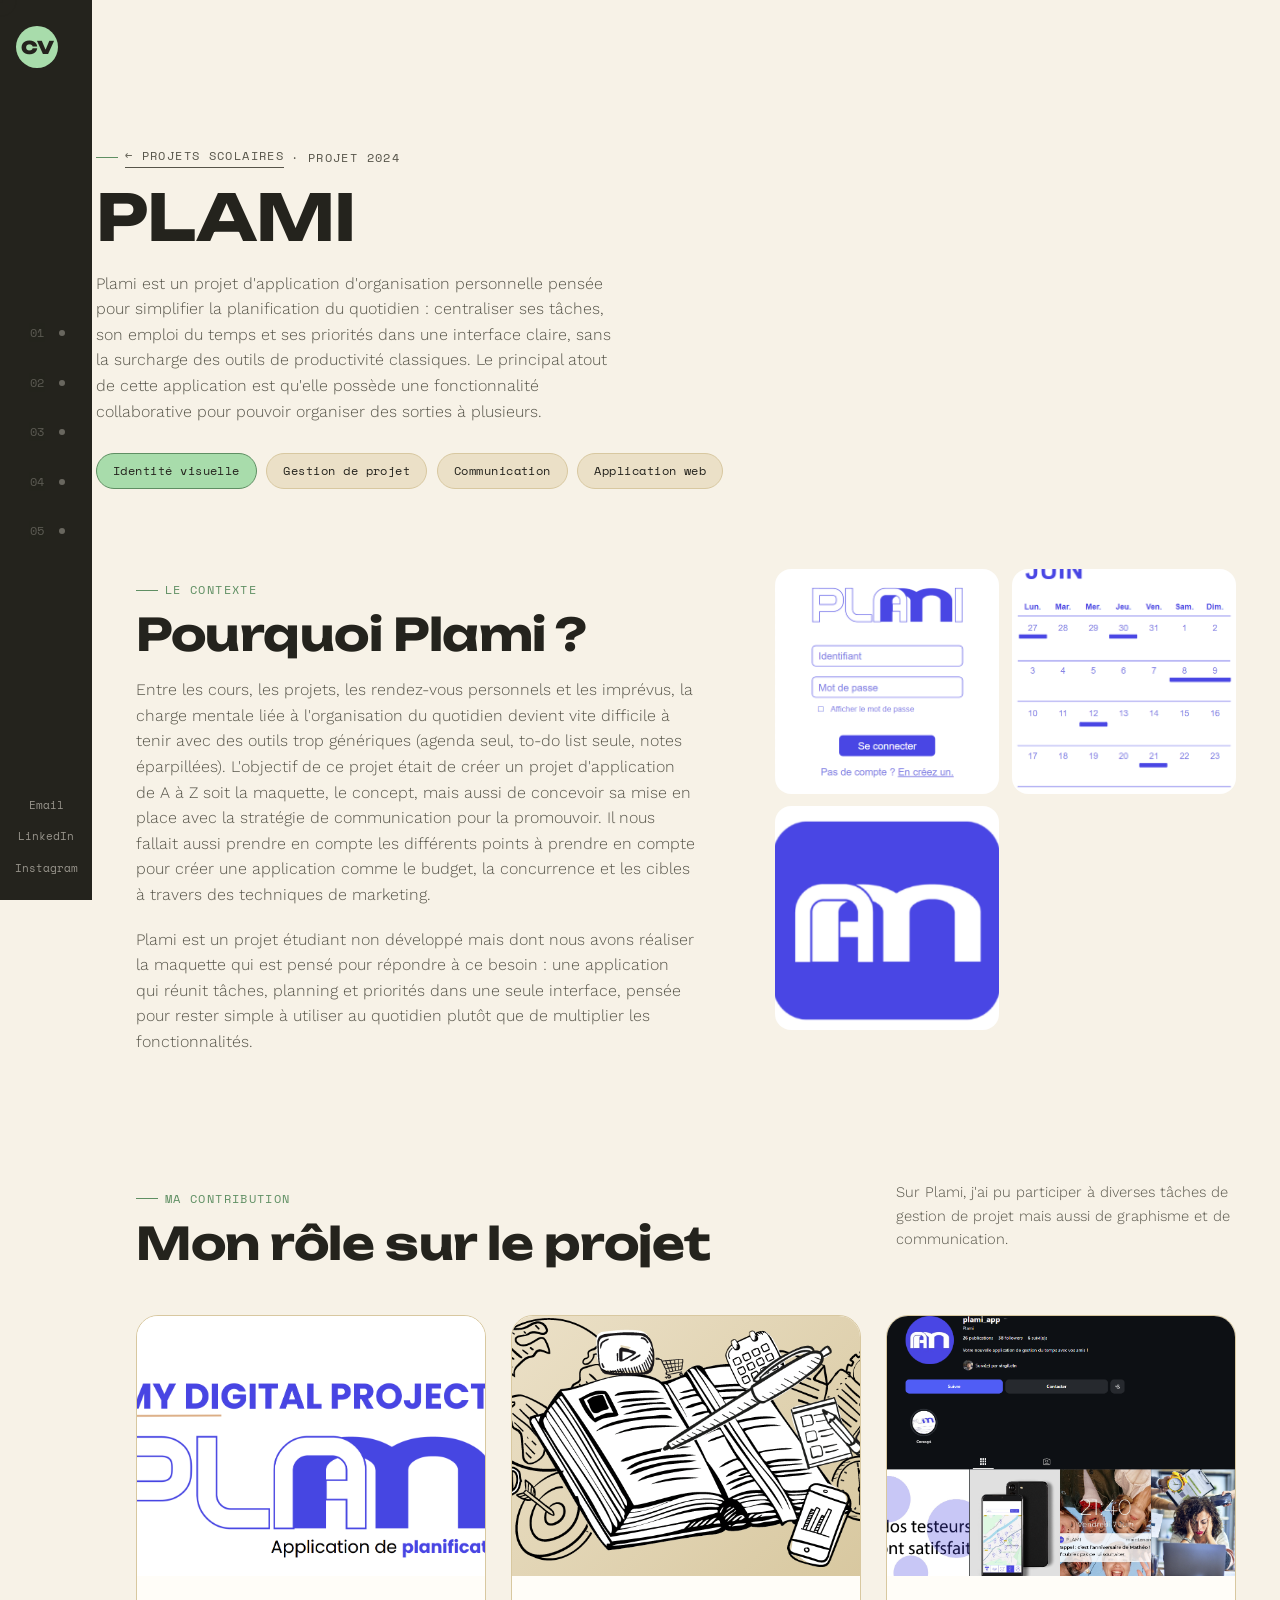
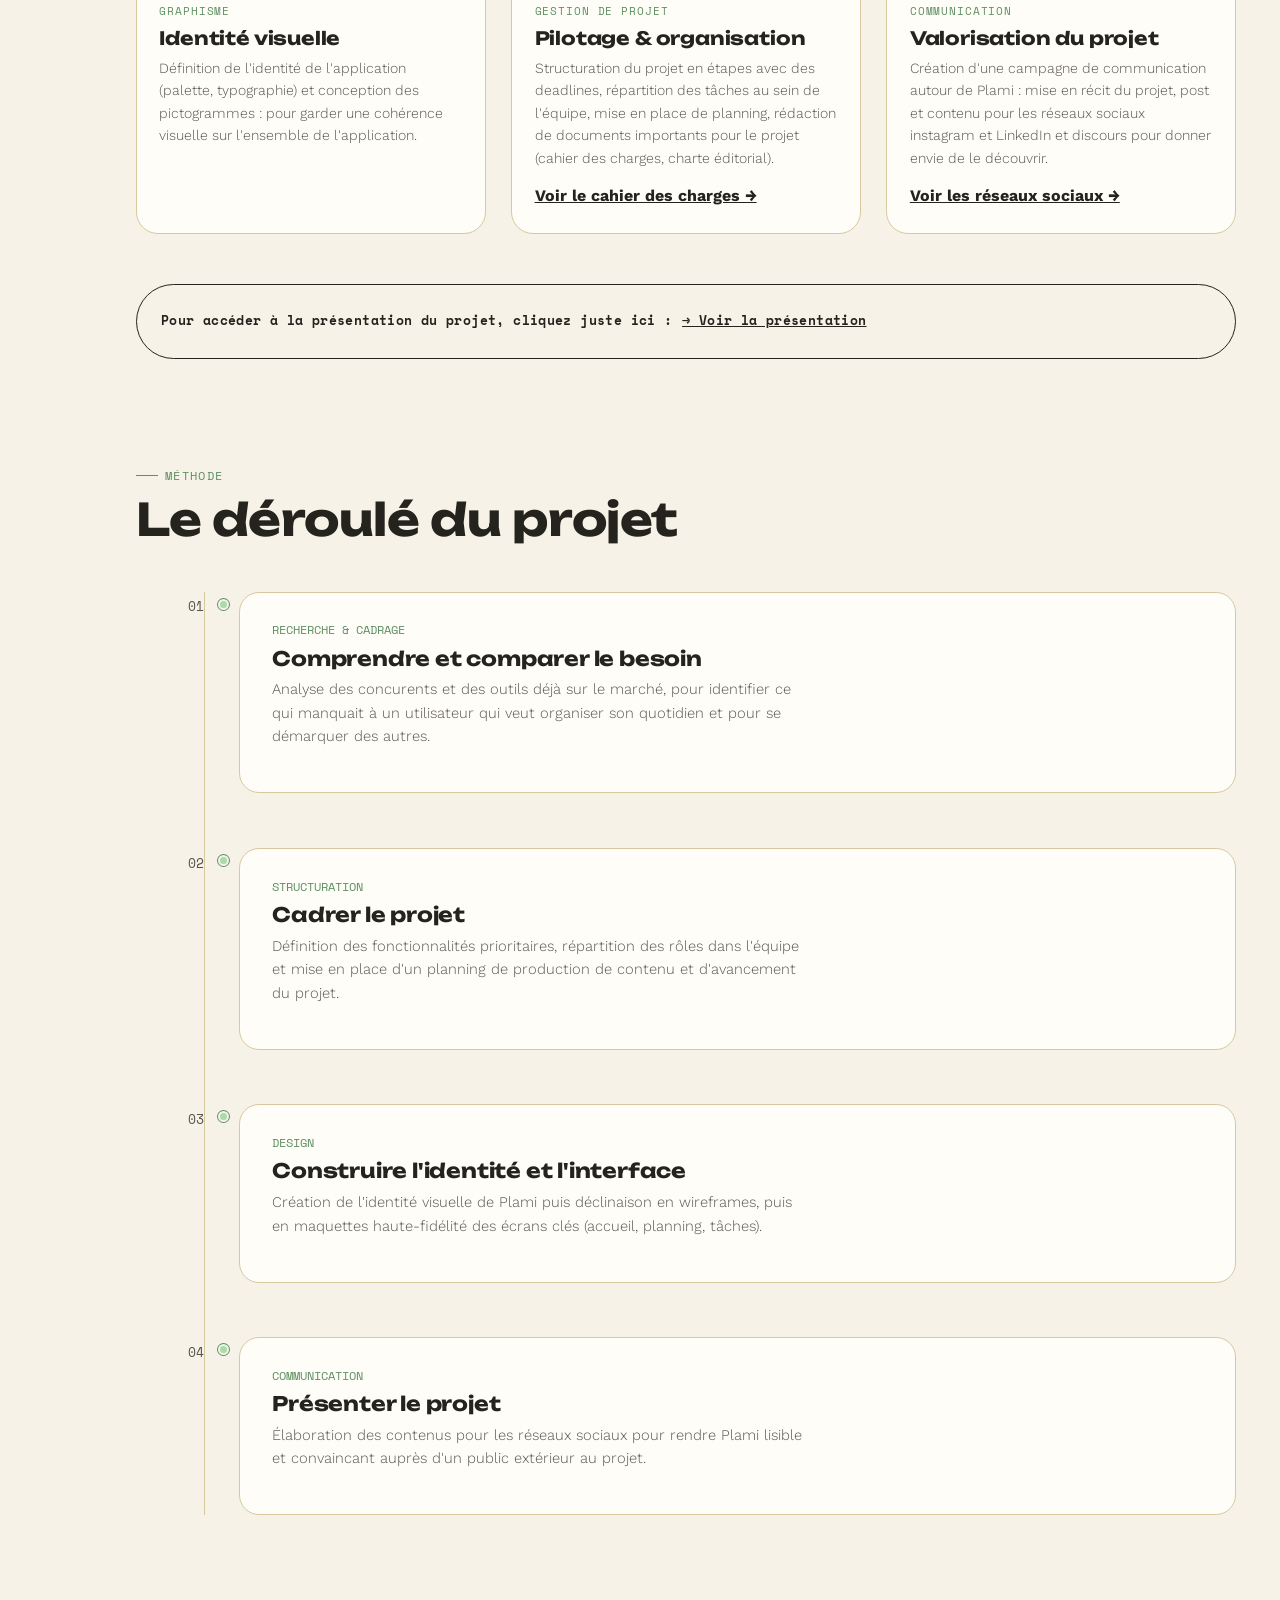
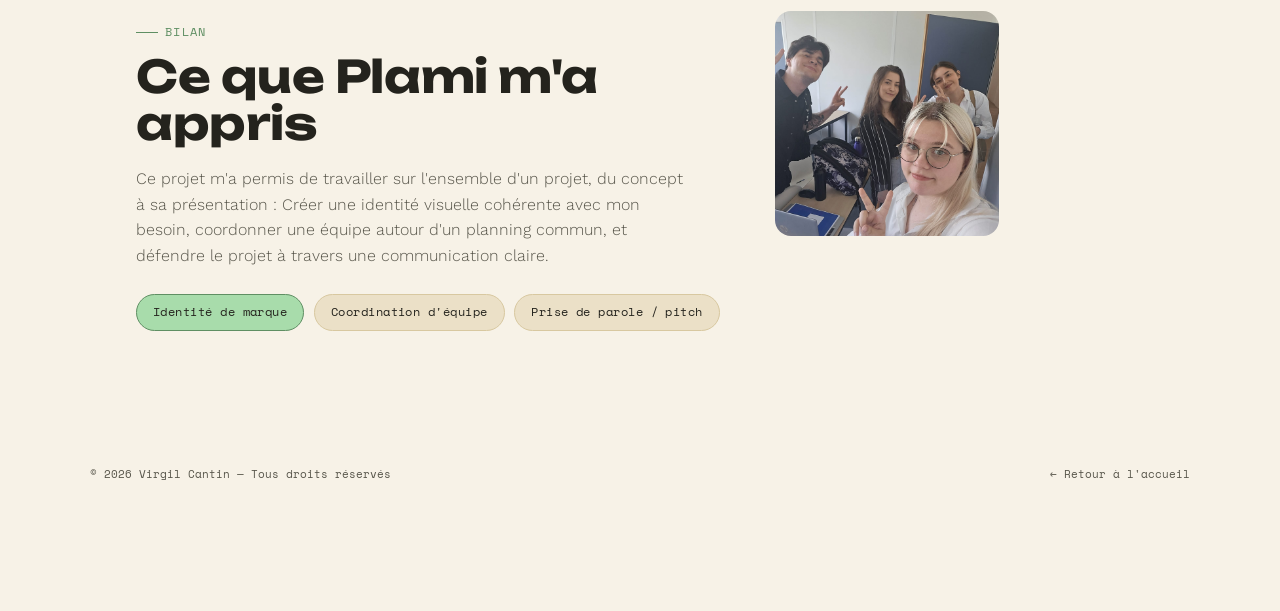
<file: Plami.html>
<!DOCTYPE html>
<html lang="fr">

<head>
  <meta charset="UTF-8">
  <meta name="viewport" content="width=device-width, initial-scale=1.0">
  <title>Plami — Étude de projet — Virgil CANTIN</title>
  <link rel="preconnect" href="https://fonts.googleapis.com">
  <link rel="preconnect" href="https://fonts.gstatic.com" crossorigin>
  <link
    href="https://fonts.googleapis.com/css2?family=Unbounded:wght@400;700;900&family=Work+Sans:wght@300;400;500;600&family=Space+Mono:wght@400;700&display=swap"
    rel="stylesheet">
  <link rel="stylesheet" href="css/style.css">
</head>

<body>

  <div class="cursor-dot"></div>
  <div class="cursor-ring"></div>

  <div class="site">

    <nav class="nav">
      <div style="display:flex;align-items:center;gap:1rem;width:100%;padding:0 1rem;">
        <a href="index.html" class="nav-logo">CV</a>
        <button class="nav-toggle" aria-label="Ouvrir le menu"><span></span></button>
      </div>
      <ul class="nav-links">
        <div class="nav-blob"></div>
        <li><a href="index.html" class="nav-link"><span class="index">01</span><span class="dot"></span><span
              class="label">Accueil</span></a></li>
        <li><a href="Site documentaire.html" class="nav-link"><span class="index">02</span><span
              class="dot"></span><span class="label">Site documentaire</span></a></li>
        <li><a href="photographie.html" class="nav-link"><span class="index">03</span><span class="dot"></span><span
              class="label">Photographie</span></a></li>
        <li><a href="Plami.html" class="nav-link"><span class="index">04</span><span class="dot"></span><span
              class="label">Plami</span></a></li>
        <li><a href="projets-professionnels.html" class="nav-link"><span class="index">05</span><span
              class="dot"></span><span class="label">Projets pro</span></a></li>
      </ul>
      <div class="nav-social">
        <a href="mailto:cantinvirgil@gmail.com">Email</a>
        <a href="https://www.linkedin.com/in/virgil-cantin-906554271/" target="_blank" rel="noopener">LinkedIn</a>
        <a href="https://www.instagram.com/vcpho.to/" target="_blank" rel="noopener">Instagram</a>
      </div>
    </nav>

    <main class="main">

      <header class="page-header wrap">
        <p class="eyebrow reveal"><a href="index.html"
            style="border-bottom:1px solid var(--charcoal-soft); padding-bottom:.15em;">← Projets scolaires</a> · Projet
          2024</p>
        <h1 class="reveal" style="transition-delay:.05s">Plami</h1>
        <p class="reveal" style="transition-delay:.1s">
          Plami est un projet d'application d'organisation personnelle pensée pour simplifier la planification
          du quotidien : centraliser ses tâches, son emploi du temps et ses priorités dans une interface
          claire, sans la surcharge des outils de productivité classiques. Le principal atout de cette
          application est qu'elle possède une fonctionnalité collaborative pour pouvoir organiser des
          sorties à plusieurs.
        </p>
        <div class="tag-row reveal reveal-stagger" style="transition-delay:.15s">
          <span class="tag is-green">Identité visuelle</span>
          <span class="tag">Gestion de projet</span>
          <span class="tag">Communication</span>
          <span class="tag">Application web</span>
        </div>
      </header>

      <!-- ================= LE PROJET EN BREF ================= -->
      <section class="section" style="padding-top:2rem;">
        <div class="wrap">
          <div class="sujet-layout reveal">
            <div>
              <p class="eyebrow">Le contexte</p>
              <h2 class="section-title" style="margin-bottom:1.2rem;">Pourquoi Plami&nbsp;?</h2>
              <p class="timeline-desc" style="max-width:56ch;font-size:1rem;">
                Entre les cours, les projets, les rendez-vous personnels et les imprévus,
                la charge mentale liée à l'organisation du quotidien devient vite difficile
                à tenir avec des outils trop génériques (agenda seul, to-do list seule,
                notes éparpillées). L'objectif de ce projet était de créer un projet d'application de A à Z soit la
                maquette, le concept, mais aussi de concevoir sa mise en place avec la stratégie de communication pour
                la promouvoir. Il nous fallait aussi prendre en compte les différents points à prendre en compte pour
                créer une application comme le budget, la concurrence et les cibles à travers des techniques de
                marketing.
              </p>
              <p class="timeline-desc" style="max-width:56ch;font-size:1rem;margin-top:1.2rem;">
                Plami est un projet étudiant non développé mais dont nous avons réaliser la maquette qui est pensé pour
                répondre à ce besoin&nbsp;: une application qui réunit tâches, planning
                et priorités dans une seule interface, pensée pour rester simple à utiliser
                au quotidien plutôt que de multiplier les fonctionnalités.
              </p>
            </div>
            <div class="sujet-images">
              <div class="sujet-img" style="display:flex;align-items:center;justify-content:center;"><img
                  src="images/Plami accueil.png" alt="Page accueil"></div>
              <div class="sujet-img" style="display:flex;align-items:center;justify-content:center;"><img
                  src="images/Plami to do.png" alt="To do list"></div>
              <div class="sujet-img" style="display:flex;align-items:center;justify-content:center;"><img
                  src="images/Logo plami (2).png" alt="Logo"></div>
            </div>
          </div>
      </section>

      <!-- ================= MON RÔLE ================= -->
      <section class="section" style="padding-top:0;">
        <div class="wrap">
          <div class="section-head reveal">
            <div>
              <p class="eyebrow">Ma contribution</p>
              <h2 class="section-title">Mon rôle sur le projet</h2>
            </div>
            <p class="section-note">
              Sur Plami, j'ai pu participer à diverses tâches de gestion de projet mais aussi de graphisme et de
              communication.
            </p>
          </div>

          <div class="grid reveal reveal-stagger">
            <div class="card">
              <div class="card-media"><img src="images/graphisme.png" alt="Graphisme"></div>
              <div class="card-body">
                <span class="card-cat">Graphisme</span>
                <h3 class="card-title">Identité visuelle</h3>
                <p class="card-desc">Définition de l'identité de l'application (palette, typographie) et
                  conception des pictogrammes&nbsp;: pour garder
                  une cohérence visuelle sur l'ensemble de l'application.</p>
              </div>
            </div>

            <div class="card">
              <div class="card-media"><img src="images/cahier-charges-site.png" alt="cahier des charges"></div>
              <div class="card-body">
                <span class="card-cat">Gestion de projet</span>
                <h3 class="card-title">Pilotage & organisation</h3>
                <p class="card-desc">Structuration du projet en étapes avec des deadlines, répartition des tâches au
                  sein
                  de l'équipe, mise en place de planning, rédaction de documents importants pour le projet (cahier des
                  charges, charte éditorial).</p>
                <a href="CAHIER DES CHARGES.pdf" target="_blank"><strong><u>Voir le cahier des charges →</u></strong>
                </a>

              </div>
            </div>

            <div class="card">
              <div class="card-media"><img src="images/rs.png" alt="Réseaux sociaux"></div>
              <div class="card-body">
                <span class="card-cat">Communication</span>
                <h3 class="card-title">Valorisation du projet</h3>
                <p class="card-desc">Création d'une campagne de communication autour
                  de Plami&nbsp;: mise en récit du projet, post et contenu pour les réseaux sociaux instagram et
                  LinkedIn et discours pour donner
                  envie de le découvrir.</p>
                <a href="https://www.instagram.com/plami_app/" target="_blank"><strong><u>Voir les réseaux sociaux
                      →</u></strong> </a>
              </div>
            </div>
          </div>
          <div class="linkPres">
            <p><strong>Pour accéder à la présentation du projet, cliquez juste ici :</strong></p>
            <a href="Plami (1).pdf" target="_blank"><u><strong> → Voir la présentation</strong></u></a>
          </div>

        </div>
      </section>

      <!-- ================= LE PROCESSUS ================= -->
      <section class="section" style="padding-top:0;">
        <div class="wrap">
          <div class="section-head reveal">
            <div>
              <p class="eyebrow">Méthode</p>
              <h2 class="section-title">Le déroulé du projet</h2>
            </div>
          </div>

          <div class="timeline reveal">

            <div class="timeline-item">
              <div class="timeline-year">01</div>
              <div class="timeline-content">
                <div>
                  <span class="timeline-meta">Recherche & cadrage</span>
                  <h3 class="timeline-title">Comprendre et comparer le besoin</h3>
                  <p class="timeline-desc">Analyse des concurents et des outils déjà sur le marché,
                    pour identifier ce qui manquait à un utilisateur qui veut organiser son quotidien et pour se
                    démarquer des autres.</p>
                </div>
              </div>
            </div>

            <div class="timeline-item">
              <div class="timeline-year">02</div>
              <div class="timeline-content">
                <div>
                  <span class="timeline-meta">Structuration</span>
                  <h3 class="timeline-title">Cadrer le projet</h3>
                  <p class="timeline-desc">Définition des fonctionnalités prioritaires, répartition des
                    rôles dans l'équipe et mise en place d'un planning de production de contenu et d'avancement du
                    projet.</p>
                </div>
              </div>
            </div>

            <div class="timeline-item">
              <div class="timeline-year">03</div>
              <div class="timeline-content">
                <div>
                  <span class="timeline-meta">Design</span>
                  <h3 class="timeline-title">Construire l'identité et l'interface</h3>
                  <p class="timeline-desc">Création de l'identité visuelle de Plami puis déclinaison en
                    wireframes, puis en maquettes haute-fidélité des écrans clés (accueil, planning, tâches).</p>
                </div>
              </div>
            </div>

            <div class="timeline-item">
              <div class="timeline-year">04</div>
              <div class="timeline-content">
                <div>
                  <span class="timeline-meta">Communication</span>
                  <h3 class="timeline-title">Présenter le projet</h3>
                  <p class="timeline-desc">Élaboration des contenus pour les réseaux sociaux pour rendre Plami lisible
                    et convaincant auprès d'un public extérieur
                    au projet.</p>
                </div>
              </div>
            </div>
          </div>
        </div>
      </section>

      <!-- ================= CE QUE J'EN RETIENS ================= -->
      <section class="section" style="padding-top:0;">
        <div class="wrap">
          <div class="sujet-layout reveal">
            <div>
              <p class="eyebrow">Bilan</p>
              <h2 class="section-title" style="margin-bottom:1.2rem;">Ce que Plami m'a appris</h2>
              <p class="timeline-desc" style="max-width:56ch;font-size:1rem;">
                Ce projet m'a permis de travailler sur l'ensemble d'un projet, du concept
                à sa présentation&nbsp;: Créer une identité visuelle cohérente avec mon besoin, coordonner
                une équipe autour d'un planning commun, et défendre le projet à travers une communication
                claire.
              </p>
              <div class="tag-row" style="margin-top:1.6rem;">
                <span class="tag is-green">Identité de marque</span>
                <span class="tag">Coordination d'équipe</span>
                <span class="tag">Prise de parole / pitch</span>
              </div>
            </div>
            <div class="sujet-images">
              <div class="sujet-img" style="display:flex;align-items:center;justify-content:center;">
                <img src="images/plami groupe.jpg" alt="Groupe de travail">
              </div>
            </div>
          </div>
        </div>
  </div>
  </section>

  <section class="wrap" style="padding-bottom:5rem;">
    <div class="footer">
      <span>© 2026 Virgil Cantin — Tous droits réservés</span>
      <a href="index.html">← Retour à l'accueil</a>
    </div>
  </section>
  </main>
  </div>

  <script src="js/main.js"></script>
</body>

</html>
</file>
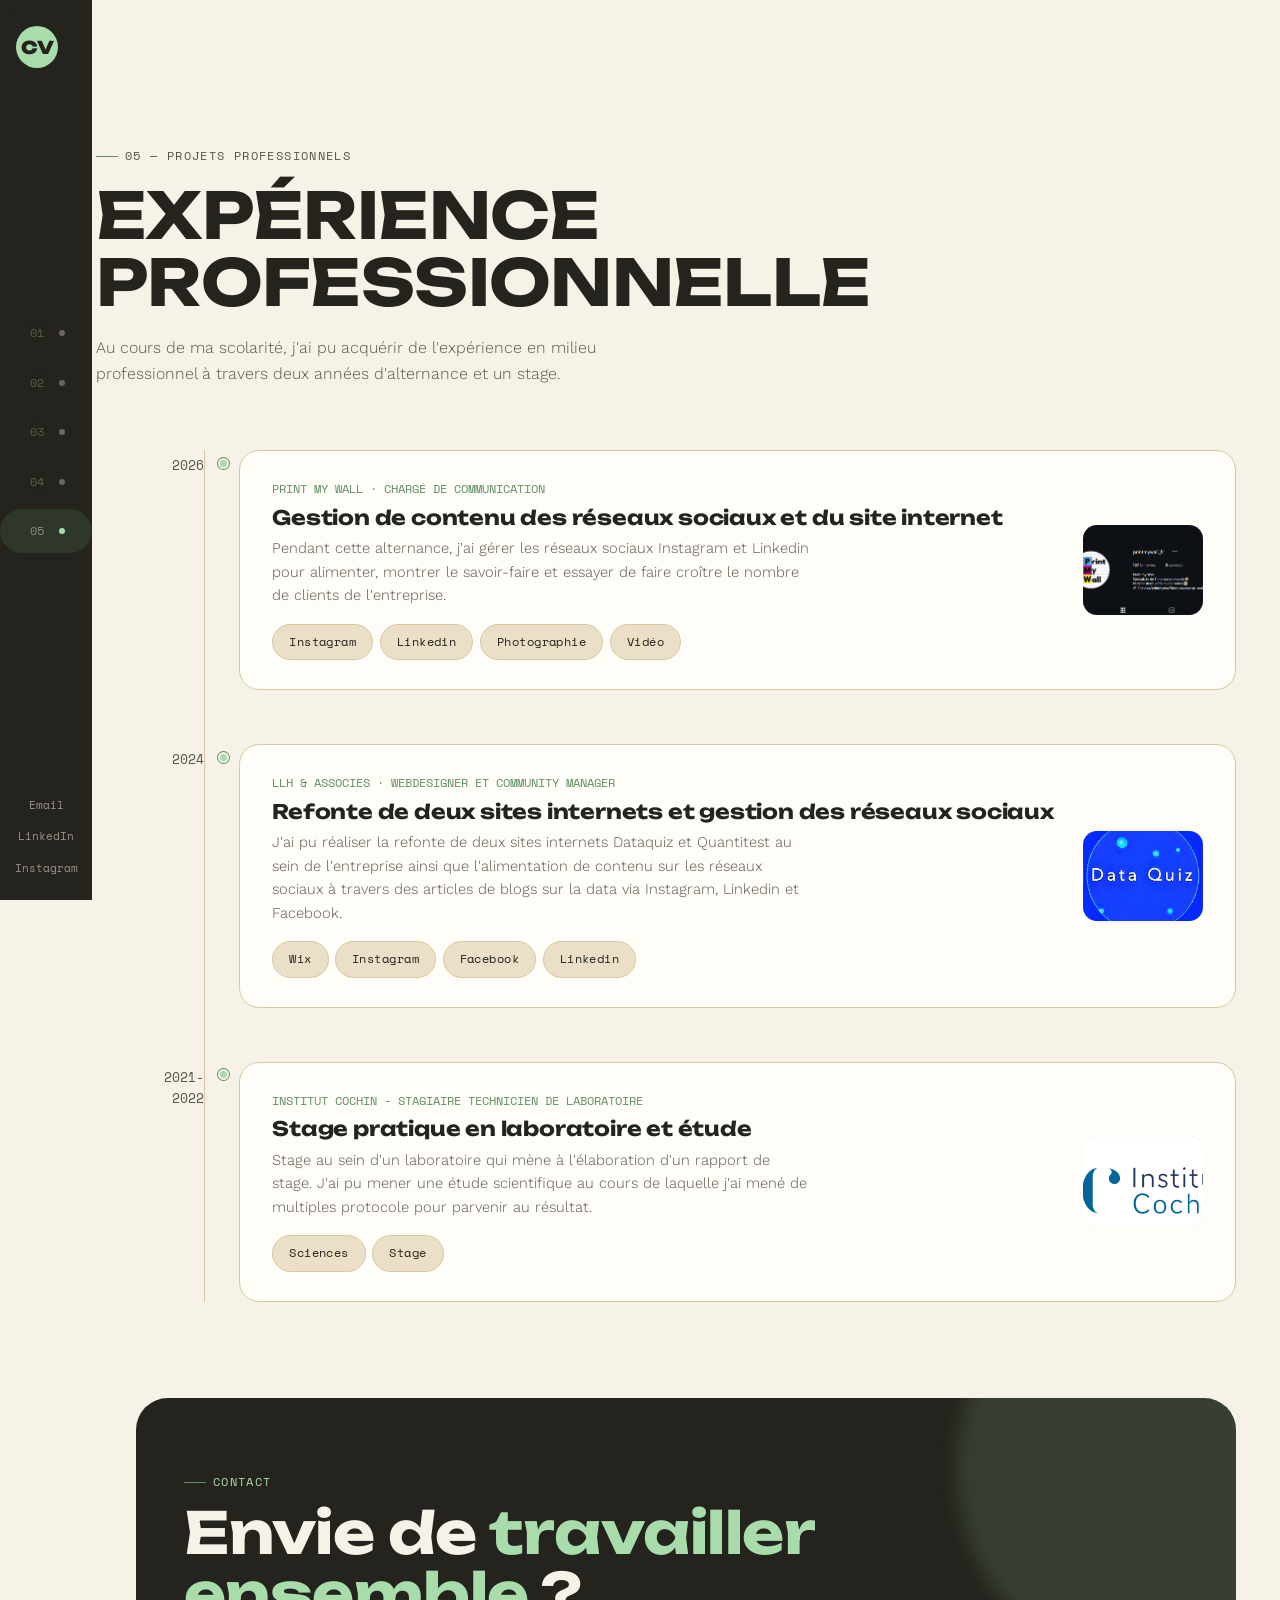
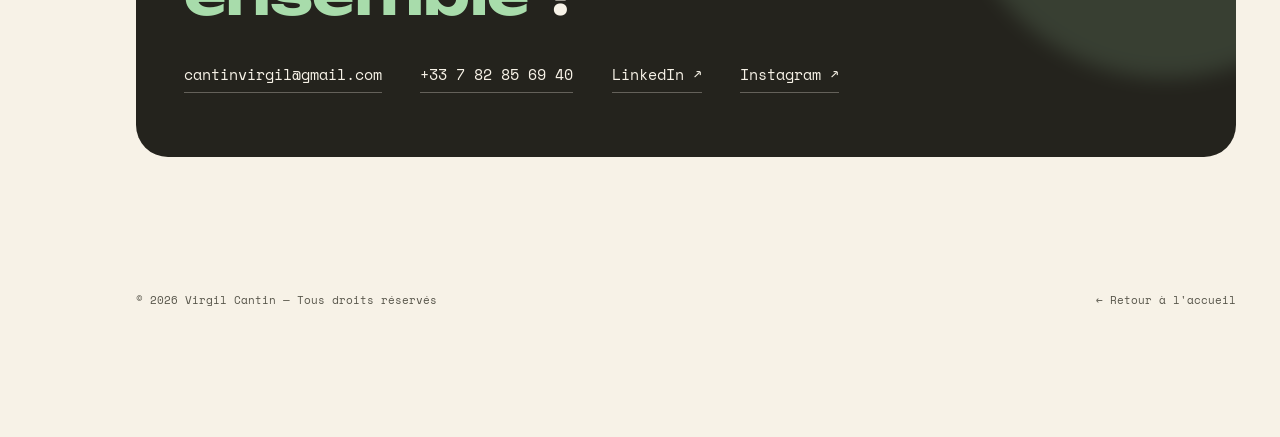
<file: projets-professionnels.html>
<!DOCTYPE html>
<html lang="fr">

<head>
  <meta charset="UTF-8">
  <meta name="viewport" content="width=device-width, initial-scale=1.0">
  <title>Projets professionnels — Virgil CANTIN</title>
  <link rel="preconnect" href="https://fonts.googleapis.com">
  <link rel="preconnect" href="https://fonts.gstatic.com" crossorigin>
  <link
    href="https://fonts.googleapis.com/css2?family=Unbounded:wght@400;700;900&family=Work+Sans:wght@300;400;500;600&family=Space+Mono:wght@400;700&display=swap"
    rel="stylesheet">
  <link rel="stylesheet" href="css/style.css">
</head>

<body>

  <div class="cursor-dot"></div>
  <div class="cursor-ring"></div>

  <div class="site">

    <nav class="nav">
      <div style="display:flex;align-items:center;gap:1rem;width:100%;padding:0 1rem;">
        <a href="index.html" class="nav-logo">CV</a>
        <button class="nav-toggle" aria-label="Ouvrir le menu"><span></span></button>
      </div>
      <ul class="nav-links">
        <div class="nav-blob"></div>
        <li><a href="index.html" class="nav-link"><span class="index">01</span><span class="dot"></span><span
              class="label">Accueil</span></a></li>
        <li><a href="Site documentaire.html" class="nav-link"><span class="index">02</span><span
              class="dot"></span><span class="label">Site documentaire</span></a></li>
        <li><a href="photographie.html" class="nav-link"><span class="index">03</span><span class="dot"></span><span
              class="label">Photographie</span></a></li>
        <li><a href="plami.html" class="nav-link"><span class="index">04</span><span class="dot"></span><span
              class="label">Plami</span></a></li>
        <li><a href="projets-professionnels.html" class="nav-link is-active"><span class="index">05</span><span
              class="dot"></span><span class="label">Projets pro</span></a></li>
      </ul>
      <div class="nav-social">
        <a href="cantinvirgil@gmail.com">Email</a>
        <a href="https://www.linkedin.com/in/virgil-cantin-906554271/" target="_blank" rel="noopener">LinkedIn</a>
        <a href="https://www.instagram.com/vcpho.to/" target="_blank" rel="noopener">Instagram</a>
      </div>
    </nav>

    <main class="main">

      <header class="page-header wrap">
        <p class="eyebrow reveal">05 — Projets professionnels</p>
        <h1 class="reveal" style="transition-delay:.05s">Expérience professionnelle</h1>
        <p class="reveal" style="transition-delay:.1s">
          Au cours de ma scolarité, j'ai pu acquérir de l'expérience en milieu professionnel à travers deux années
          d'alternance et un stage.
        </p>
      </header>

      <section class="section" style="padding-top:0;">
        <div class="wrap">
          <div class="timeline reveal">

            <!-- Répète ce bloc pour chaque expérience — remplace l'année, l'entreprise, le poste et la description -->
            <div class="timeline-item">
              <div class="timeline-year">2026</div>
              <div class="timeline-content">
                <div>
                  <span class="timeline-meta">Print My Wall · Chargé de communication</span>
                  <h3 class="timeline-title">Gestion de contenu des réseaux sociaux et du site internet</h3>
                  <p class="timeline-desc">Pendant cette alternance, j'ai gérer les réseaux sociaux Instagram et
                    Linkedin pour alimenter, montrer le savoir-faire et essayer de faire croître le nombre de clients de
                    l'entreprise.</p>
                  <div class="timeline-skills">
                    <span class="tag">Instagram</span>
                    <span class="tag">Linkedin</span>
                    <span class="tag">Photographie</span>
                    <span class="tag">Vidéo</span>

                  </div>
                </div>
                <div class="timeline-thumb"><img src="images/PMW.png" alt="Miniature projet professionnel 01"
                    style="width:100%;height:100%;object-fit:cover;border-radius:14px;"></div>
              </div>
            </div>

            <div class="timeline-item">
              <div class="timeline-year">2024</div>
              <div class="timeline-content">
                <div>
                  <span class="timeline-meta">LLH & ASSOCIES · Webdesigner et community manager</span>
                  <h3 class="timeline-title">Refonte de deux sites internets et gestion des réseaux sociaux </h3>
                  <p class="timeline-desc">J'ai pu réaliser la refonte de deux sites internets Dataquiz et Quantitest au sein de l'entreprise
                    ainsi que l'alimentation de contenu sur les réseaux sociaux à travers des articles de blogs sur la
                    data via Instagram, Linkedin et Facebook.
                  <div class="timeline-skills">
                    <span class="tag">Wix</span>
                    <span class="tag">Instagram</span>
                    <span class="tag">Facebook</span>
                    <span class="tag">Linkedin</span>
                  </div>
                </div>
                <div class="timeline-thumb"><img src="images/dataquiz.jpg" alt="Miniature projet professionnel 02"
                    style="width:100%;height:100%;object-fit:cover;border-radius:14px;"></div>
              </div>
            </div>

            <div class="timeline-item">
              <div class="timeline-year">2021-2022</div>
              <div class="timeline-content">
                <div>
                  <span class="timeline-meta">Institut Cochin - Stagiaire technicien de laboratoire</span>
                  <h3 class="timeline-title">Stage pratique en laboratoire et étude</h3>
                  <p class="timeline-desc">Stage au sein d'un laboratoire qui mène à l'élaboration d'un rapport de stage. J'ai pu mener une étude scientifique au cours de laquelle j'ai mené de multiples protocole pour parvenir au résultat.</p>                  <div class="timeline-skills">
                    <span class="tag">Sciences</span>
                    <span class="tag">Stage</span>
                  </div>
                </div>
                <div class="timeline-thumb"><img src="images/institut.png" alt="Miniature projet professionnel 03"
                    style="width:100%;height:100%;object-fit:cover;border-radius:14px;"></div>
              </div>
            </div>

          </div>
        </div>
      </section>

      <!-- CONTACT (répété en bas de chaque page) -->
      <section class="section" id="contact" style="padding-top:0;">
        <div class="wrap">
          <div class="contact reveal">
            <div class="contact-blob"></div>
            <p class="eyebrow" style="color:var(--green);">Contact</p>
            <h2 class="contact-title">Envie de <span class="accent">travailler ensemble</span> ?</h2>
            <div class="contact-links">
              <a href="mailto:contact@prenomnom.fr">cantinvirgil@gmail.com</a>
              <a href="tel:+33600000000">+33 7 82 85 69 40</a>
              <a href="https://www.linkedin.com/in/virgil-cantin-906554271/" target="_blank" rel="noopener">LinkedIn ↗</a>
              <a href="https://www.instagram.com/vcpho.to/" target="_blank" rel="noopener">Instagram ↗</a>
            </div>
          </div>
        </div>
      </section>

      <section class="wrap" style="padding-bottom:5rem;">
        <div class="footer">
          <span>© 2026 Virgil Cantin — Tous droits réservés</span>
          <a href="index.html">← Retour à l'accueil</a>
        </div>
      </section>
    </main>
  </div>

  <script src="js/main.js"></script>
</body>

</html>
</file>
<file: css/style.css>
/* =========================================================
   PORTFOLIO — DESIGN TOKENS
   Display: Unbounded (épais, stylé) / Body: Work Sans (fin)
   Mono/labels: Space Mono
   ========================================================= */
:root{
  --beige-light: #F7F2E7;
  --beige: #EBE0C7;
  --beige-dark: #D8C8A0;
  --green: #A8DCAB;
  --green-deep: #5F8F63;
  --charcoal: #24231D;
  --charcoal-soft: #57554A;
  --white: #FFFDF8;

  --font-display: 'Unbounded', sans-serif;
  --font-body: 'Work Sans', sans-serif;
  --font-mono: 'Space Mono', monospace;

  --nav-w: 92px;
  --nav-w-open: 260px;
  --ease: cubic-bezier(.22,1,.36,1);
  --dur-s: .25s;
  --dur-m: .55s;
  --dur-l: .9s;
}

*,*::before,*::after{ box-sizing: border-box; }
html{ scroll-behavior: smooth; }
@media (prefers-reduced-motion: reduce){
  html{ scroll-behavior: auto; }
  *,*::before,*::after{ animation-duration: .001ms !important; animation-iteration-count: 1 !important; transition-duration: .001ms !important; scroll-behavior: auto !important; }
}

body{
  margin:0;
  background: var(--beige-light);
  color: var(--charcoal);
  font-family: var(--font-body);
  font-weight: 300;
  font-size: 16px;
  line-height: 1.6;
  -webkit-font-smoothing: antialiased;
  overflow-x: hidden;
}

img{ max-width:100%; display:block; }
a{ color: inherit; text-decoration: none; }
ul{ list-style:none; margin:0; padding:0; }
button{ font-family: inherit; cursor:pointer; }

::selection{ background: var(--green); color: var(--charcoal); }

h1,h2,h3,h4{
  font-family: var(--font-display);
  font-weight: 700;
  line-height: 1.05;
  margin: 0;
  letter-spacing: -0.01em;
}

.eyebrow{
  font-family: var(--font-mono);
  text-transform: uppercase;
  letter-spacing: .12em;
  font-size: .72rem;
  color: var(--green-deep);
  display:flex;
  align-items:center;
  gap:.6em;
}
.eyebrow::before{
  content:"";
  width: 22px; height: 1px;
  background: var(--green-deep);
  display:inline-block;
}

/* =========================================================
   CUSTOM CURSOR (desktop / pointer devices only)
   ========================================================= */
.cursor-dot, .cursor-ring{
  position: fixed; top:0; left:0;
  pointer-events:none;
  border-radius:50%;
  z-index: 9999;
  transform: translate(-50%,-50%);
  will-change: transform;
}
.cursor-dot{
  width:6px; height:6px;
  background: var(--charcoal);
}
.cursor-ring{
  width:34px; height:34px;
  border: 1px solid var(--charcoal);
  opacity:.5;
  transition: width var(--dur-s) var(--ease), height var(--dur-s) var(--ease),
              background var(--dur-s) var(--ease), opacity var(--dur-s) var(--ease),
              border-color var(--dur-s) var(--ease);
}
.cursor-ring.is-hover{
  width: 64px; height: 64px;
  background: var(--green);
  opacity:.35;
  border-color: transparent;
}
@media (hover:none), (pointer:coarse){
  .cursor-dot, .cursor-ring{ display:none; }
}

/* =========================================================
   LAYOUT SHELL
   ========================================================= */
.site{
  display:flex;
  min-height:100vh;
}

/* ---- Sidebar navigation ---- */
.nav{
  position: fixed;
  top:0; left:0;
  height:100vh;
  width: var(--nav-w);
  background: var(--charcoal);
  color: var(--beige-light);
  display:flex;
  flex-direction:column;
  align-items:center;
  justify-content:space-between;
  padding: 1.6rem 0 1.4rem;
  z-index: 500;
  transition: width var(--dur-m) var(--ease);
}
.nav:hover{ width: var(--nav-w-open); }

.nav-logo{
  font-family: var(--font-display);
  font-weight: 900;
  font-size: 1.1rem;
  background: var(--green);
  color: var(--charcoal);
  width: 42px; height:42px;
  border-radius: 50%;
  display:flex; align-items:center; justify-content:center;
  flex-shrink:0;
}

.nav-links{
  display:flex;
  flex-direction:column;
  gap: .35rem;
  width:100%;
  padding: 0 1rem;
}
.nav-link{
  position:relative;
  display:flex;
  align-items:center;
  gap: .9rem;
  padding: .75rem .85rem;
  border-radius: 999px;
  font-family: var(--font-mono);
  font-size: .78rem;
  letter-spacing:.04em;
  white-space:nowrap;
  color: rgba(247,242,231,.65);
  overflow:hidden;
  transition: color var(--dur-s) var(--ease);
}
.nav-link .dot{
  width:6px; height:6px; border-radius:50%;
  background: currentColor;
  flex-shrink:0;
  opacity:.5;
  transition: opacity var(--dur-s) var(--ease);
}
.nav-link .label{ opacity:0; transform: translateX(-6px); transition: opacity var(--dur-s) var(--ease), transform var(--dur-s) var(--ease); }
.nav:hover .nav-link .label{ opacity:1; transform:none; }
.nav-link .index{ font-variant-numeric: tabular-nums; opacity:.4; }

.nav-link.is-active{ color: var(--white); }
.nav-link.is-active .dot{ background: var(--green); opacity:1; }
.nav-link:hover{ color: var(--white); }

.nav-blob{
  position:absolute;
  left:0; top:0;
  width:100%; height: 0;
  background: var(--green-deep);
  opacity:.18;
  border-radius: 999px;
  z-index:-1;
  transition: top var(--dur-m) var(--ease), height var(--dur-m) var(--ease);
}

.nav-social{
  display:flex;
  flex-direction:column;
  gap:.9rem;
  align-items:center;
  padding: 0 1rem;
  width:100%;
}
.nav-social a{
  font-family: var(--font-mono);
  font-size: .68rem;
  color: rgba(247,242,231,.55);
  white-space:nowrap;
  overflow:hidden;
  transition: color var(--dur-s) var(--ease);
}
.nav-social a:hover{ color: var(--green); }

.nav-toggle{
  display:none;
}

/* ---- Main content area ---- */
.main{
  margin-left: var(--nav-w);
  width: calc(100% - var(--nav-w));
  min-height:100vh;
}

.wrap{
  max-width: 1180px;
  margin: 0 auto;
  padding: 0 2.5rem;
}

/* =========================================================
   REVEAL ON SCROLL
   ========================================================= */
.reveal{
  opacity:0;
  transform: translateY(28px);
  transition: opacity .8s var(--ease), transform .8s var(--ease);
}
.reveal.is-visible{ opacity:1; transform:none; }
.reveal-stagger > *{ transition-delay: calc(var(--i,0) * 80ms); }

/* =========================================================
   HERO
   ========================================================= */
.hero{
  position:relative;
  min-height: 100vh;
  display:flex;
  flex-direction:column;
  justify-content:center;
  padding: 7rem 0 4rem;
  overflow:hidden;
}
.hero-grid-bg{
  position:absolute;
  inset:0;
  z-index:0;
  display:grid;
  grid-template-columns: repeat(6, 1fr);
  gap: 14px;
  padding: 2.5rem;
  opacity: .5;
  pointer-events:none;
}
.hero-grid-bg .cell{
  border-radius: 18px;
  background: var(--beige);
  aspect-ratio: 1;
  transform: translate(var(--px,0), var(--py,0));
  transition: transform .4s var(--ease);
}
.hero-grid-bg .cell:nth-child(3n){ background: var(--beige-dark); }
.hero-grid-bg .cell:nth-child(5n){ background: var(--green); opacity:.7;}

.hero-inner{ position:relative; z-index:1; }

.hero-title{
  font-size: clamp(2.6rem, 7.4vw, 6.4rem);
  font-weight: 900;
  text-transform: uppercase;
}
.hero-title span{
  display:block;
  position:relative;
}
.hero-title .line-2{
  color: var(--white);
  -webkit-text-stroke: 1.5px var(--charcoal);
}
.hero-underline{
  position:relative;
  display:inline-block;
}
.hero-underline::after{
  content:"";
  position:absolute;
  left:0; bottom:.08em;
  width:100%; height:.22em;
  background: var(--green);
  z-index:-1;
  transform-origin:left;
  animation: swipe 1s var(--ease) .5s both;
}
@keyframes swipe{ from{ transform: scaleX(0); } to{ transform: scaleX(1); } }

.hero-sub{
  max-width: 480px;
  margin-top: 1.6rem;
  color: var(--charcoal-soft);
  font-size: 1.05rem;
}

.tag-row{
  display:flex; flex-wrap:wrap; gap:.6rem;
  margin-top: 1.8rem;
}
.tag{
  font-family: var(--font-mono);
  font-size: .72rem;
  letter-spacing: .04em;
  padding: .5rem 1rem;
  border-radius: 999px;
  background: var(--beige);
  border: 1px solid var(--beige-dark);
}
.tag.is-green{ background: var(--green); border-color: var(--green-deep); }

.hero-scroll{
  position:absolute;
  right: 2.5rem; bottom: 2.2rem;
  writing-mode: vertical-rl;
  font-family: var(--font-mono);
  font-size: .7rem;
  letter-spacing:.15em;
  display:flex; align-items:center; gap:.6rem;
  color: var(--charcoal-soft);
}
.hero-scroll::after{
  content:"";
  width:1px; height: 46px;
  background: var(--charcoal-soft);
  animation: scrollpulse 1.8s ease-in-out infinite;
}
@keyframes scrollpulse{ 0%,100%{ transform: scaleY(1); opacity:.4 } 50%{ transform: scaleY(.5); opacity:1 } }

/* =========================================================
   SECTION HEADERS
   ========================================================= */
.section{ padding: 6rem 0; }
.section-head{
  display:flex;
  justify-content:space-between;
  align-items:flex-end;
  gap: 2rem;
  margin-bottom: 3rem;
  flex-wrap:wrap;
}
.section-title{ font-size: clamp(1.8rem, 3.6vw, 2.8rem); margin-top:.5rem; }
.section-note{
  max-width: 340px;
  color: var(--charcoal-soft);
  font-size: .92rem;
}

/* =========================================================
   CARDS — projects / featured work
   ========================================================= */
.grid{
  display:grid;
  grid-template-columns: repeat(auto-fit, minmax(280px, 1fr));
  gap: 1.6rem;
}
.card{
  position:relative;
  background: var(--white);
  border-radius: 22px;
  overflow:hidden;
  border: 1px solid var(--beige-dark);
  transition: transform var(--dur-m) var(--ease), box-shadow var(--dur-m) var(--ease);
}
.card:hover{
  transform: translateY(-6px);
  box-shadow: 0 24px 48px -24px rgba(36,35,29,.28);
}
.card-media{
  position:relative;
  aspect-ratio: 4/3;
  background: linear-gradient(135deg, var(--beige) 0%, var(--beige-dark) 100%);
  overflow:hidden;
  display:flex; align-items:center; justify-content:center;
}
.card-media img{ width:100%; height:100%; object-fit:cover; transition: transform var(--dur-l) var(--ease); }
.card:hover .card-media img{ transform: scale(1.06); }
.placeholder-tag{
  font-family: var(--font-mono);
  font-size: .68rem;
  letter-spacing:.06em;
  color: var(--charcoal-soft);
  background: rgba(255,253,248,.7);
  padding: .3rem .7rem;
  border-radius: 999px;
  border: 1px dashed var(--charcoal-soft);
}
.card-media:has(.Imagedocu) {
  aspect-ratio: auto;
  height: auto;
}
.sujet-layout{
  display:grid;
  grid-template-columns: 1.3fr 1fr;
  gap: 2.5rem;
  align-items: start; /* le texte ne s'étire pas, il reste calé en haut, côté à côte avec les images */
}

.sujet-images{
  display:grid;
  grid-template-columns: 1fr 1fr;
  gap: .8rem;
}

.sujet-img{
  aspect-ratio: 1/1;
  border-radius: 16px;
  overflow:hidden;
  background: var(--beige);
}

.sujet-img img{
  width:100%;
  height:100%;
  object-fit: cover;
}

@media (max-width: 800px){
  .sujet-layout{
    grid-template-columns: 1fr;
  }
  .sujet-images{
    order: -1; /* les images passent au-dessus du texte sur mobile */
  }
}
.card-overlay{
  position:absolute; inset:0;
  background: linear-gradient(0deg, rgba(36,35,29,.75), rgba(36,35,29,0) 55%);
  display:flex; align-items:flex-end;
  padding: 1rem;
  opacity:0;
  transition: opacity var(--dur-m) var(--ease);
}
.card:hover .card-overlay{ opacity:1; }
.card-overlay span{
  font-family: var(--font-mono);
  color: var(--beige-light);
  font-size: .74rem;
  letter-spacing: .04em;
}
.card-body{ padding: 1.3rem 1.4rem 1.5rem; }
.card-cat{
  font-family: var(--font-mono);
  font-size: .68rem;
  letter-spacing:.08em;
  color: var(--green-deep);
  text-transform:uppercase;
}
.linkPres{
  display:flex;
  align-items:center;
  gap:.6rem;
  font-family: var(--font-mono);
  font-size: .8rem;
  letter-spacing:.03em;
  padding: .85rem 1.5rem;
  margin-top: 50px;
  border-radius: 999px;
  border: 1px solid var(--charcoal);
  background: transparent;
  transition: background var(--dur-s) var(--ease), color var(--dur-s) var(--ease), transform var(--dur-s) var(--ease);
}
.card-title{ font-size: 1.15rem; margin-top:.4rem; font-weight:700; }
.card-desc{ font-size: .88rem; color: var(--charcoal-soft); margin-top:.5rem; }

/* =========================================================
   BUTTONS
   ========================================================= */
.btn{
  display:inline-flex;
  align-items:center;
  gap:.6rem;
  font-family: var(--font-mono);
  font-size: .8rem;
  letter-spacing:.03em;
  padding: .85rem 1.5rem;
  border-radius: 999px;
  border: 1px solid var(--charcoal);
  background: transparent;
  transition: background var(--dur-s) var(--ease), color var(--dur-s) var(--ease), transform var(--dur-s) var(--ease);
}
.btn:hover{ background: var(--charcoal); color: var(--white); transform: translateY(-2px); }
.btn.is-solid{ background: var(--charcoal); color: var(--white); }
.btn.is-solid:hover{ background: var(--green-deep); border-color: var(--green-deep); color: var(--charcoal); }
.btn-arrow{ transition: transform var(--dur-s) var(--ease); }
.btn:hover .btn-arrow{ transform: translateX(4px); }

/* =========================================================
   FILTER PILLS (gallery)
   ========================================================= */
.filters{ display:flex; flex-wrap:wrap; gap:.6rem; margin-bottom: 2.4rem; }
.filter-btn{
  font-family: var(--font-mono);
  font-size: .76rem;
  padding: .55rem 1.1rem;
  border-radius: 999px;
  background: var(--beige);
  border: 1px solid transparent;
  color: var(--charcoal-soft);
  transition: all var(--dur-s) var(--ease);
}
.filter-btn.is-active, .filter-btn:hover{
  background: var(--green);
  color: var(--charcoal);
  border-color: var(--green-deep);
}

/* =========================================================
   PHOTO GALLERY (masonry-ish)
   ========================================================= */
.gallery{
  columns: 3 220px;
  column-gap: 1.4rem;
}
.gallery-item{
  break-inside: avoid;
  margin-bottom: 1.4rem;
  border-radius: 18px;
  overflow:hidden;
  position:relative;
  cursor: pointer;
  background: var(--beige);
}
.gallery-item img{ width:100%; display:block; transition: transform var(--dur-l) var(--ease); }
.gallery-item:hover img{ transform: scale(1.05); }
.gallery-item .placeholder-tag{ position:absolute; bottom:.7rem; left:.7rem; }
.gallery-cap{
  position:absolute; inset:0;
  background: linear-gradient(0deg, rgba(36,35,29,.7), transparent 50%);
  opacity:0;
  display:flex; align-items:flex-end; padding: .9rem;
  transition: opacity var(--dur-s) var(--ease);
}
.gallery-item:hover .gallery-cap{ opacity:1; }
.gallery-cap span{ color:var(--white); font-family: var(--font-mono); font-size:.72rem; }

/* Pagination (galerie photo) */
.pagination{
  display:flex;
  justify-content:center;
  align-items:center;
  gap:.5rem;
  flex-wrap:wrap;
  margin-top: 2.4rem;
}
.page-btn{
  font-family: var(--font-mono);
  font-size: .78rem;
  min-width: 38px;
  height: 38px;
  padding: 0 .6rem;
  border-radius: 999px;
  background: var(--beige);
  border: 1px solid transparent;
  color: var(--charcoal-soft);
  transition: all var(--dur-s) var(--ease);
}
.page-btn:hover:not(:disabled){
  background: var(--green);
  color: var(--charcoal);
  border-color: var(--green-deep);
}
.page-btn.is-active{
  background: var(--charcoal);
  color: var(--white);
}
.page-btn:disabled{
  opacity: .35;
  cursor: default;
}

/* Lightbox */
.lightbox{
  position: fixed; inset:0;
  background: rgba(36,35,29,.92);
  z-index: 2000;
  display:flex; align-items:center; justify-content:center;
  opacity:0; pointer-events:none;
  transition: opacity var(--dur-m) var(--ease);
}
.lightbox.is-open{ opacity:1; pointer-events:all; }
.lightbox-inner{
  max-width: 82vw; max-height: 82vh;
  transform: scale(.92);
  transition: transform var(--dur-m) var(--ease);
  text-align:center;
}
.lightbox.is-open .lightbox-inner{ transform: scale(1); }
.lightbox-inner img{ max-height: 74vh; border-radius: 12px; margin:0 auto; }
.lightbox-cap{ color: var(--beige-light); font-family: var(--font-mono); font-size:.78rem; margin-top:1rem; }
.lightbox-close{
  position:absolute; top: 2rem; right: 2.5rem;
  color: var(--beige-light);
  font-family: var(--font-mono);
  font-size: .8rem;
  border: 1px solid rgba(247,242,231,.4);
  border-radius:999px;
  padding: .5rem 1rem;
}
.lightbox-nav{
  position:absolute; top:50%; transform: translateY(-50%);
  color: var(--beige-light);
  font-size: 1.6rem;
  padding: .5rem 1rem;
  opacity:.6;
  transition: opacity var(--dur-s);
}
.lightbox-nav:hover{ opacity:1; }
.lightbox-prev{ left: 1.5rem; }
.lightbox-next{ right: 1.5rem; }

/* =========================================================
   TIMELINE (projets scolaires / pro)
   ========================================================= */
.timeline{ position:relative; }
.timeline::before{
  content:"";
  position:absolute; left: 68px; top:0; bottom:0;
  width:1px; background: var(--beige-dark);
}
.timeline-item{
  position:relative;
  display:grid;
  grid-template-columns: 68px 1fr;
  gap: 2.2rem;
  padding-bottom: 3.4rem;
}
.timeline-item:last-child{ padding-bottom:0; }
.timeline-year{
  font-family: var(--font-mono);
  font-size: .82rem;
  color: var(--charcoal-soft);
  padding-top: .3rem;
  text-align:right;
  position:relative;
}
.timeline-year::after{
  content:"";
  position:absolute; right:-1.55rem; top:.45rem;
  width: 11px; height:11px; border-radius:50%;
  background: var(--green);
  border: 2px solid var(--beige-light);
  box-shadow: 0 0 0 1px var(--green-deep);
}
.timeline-content{
  background: var(--white);
  border: 1px solid var(--beige-dark);
  border-radius: 20px;
  padding: 1.8rem 2rem;
  display:grid;
  grid-template-columns: 1fr auto;
  gap: 1.6rem;
  align-items:center;
}
.timeline-content .card-media{ display:none; }
.timeline-title{ font-size: 1.25rem; }
.timeline-meta{ font-family: var(--font-mono); font-size:.72rem; color:var(--green-deep); text-transform:uppercase; margin-bottom:.5rem; display:block;}
.timeline-desc{ color: var(--charcoal-soft); font-size:.92rem; margin-top:.6rem; max-width: 60ch; }
.timeline-skills{ display:flex; gap:.4rem; flex-wrap:wrap; margin-top:1rem; }
.timeline-thumb{
  width: 120px; height: 90px;
  border-radius: 14px;
  background: linear-gradient(135deg, var(--beige), var(--beige-dark));
  display:flex; align-items:center; justify-content:center;
  flex-shrink:0;
}

@media (max-width: 720px){
  .timeline::before{ display:none; }
  .timeline-item{ grid-template-columns: 1fr; gap: .6rem; }
  .timeline-year{ text-align:left; }
  .timeline-year::after{ display:none; }
  .timeline-content{ grid-template-columns: 1fr; }
  .timeline-thumb{ width:100%; height:140px; }
}

/* =========================================================
   CONTACT / FOOTER
   ========================================================= */
.contact{
  background: var(--charcoal);
  color: var(--beige-light);
  border-radius: 32px;
  padding: 4rem 3rem;
  position:relative;
  overflow:hidden;
}
.contact-title{
  font-size: clamp(2rem, 5vw, 3.6rem);
  max-width: 14ch;
}
.contact-title .accent{ color: var(--green); }
.contact-links{
  display:flex; flex-wrap:wrap; gap: 1rem 2.4rem;
  margin-top: 2.4rem;
}
.contact-links a{
  font-family: var(--font-mono);
  font-size: .95rem;
  border-bottom: 1px solid rgba(247,242,231,.3);
  padding-bottom: .3rem;
  transition: border-color var(--dur-s), color var(--dur-s);
}
.contact-links a:hover{ border-color: var(--green); color: var(--green); }
.contact-blob{
  position:absolute;
  width: 420px; height:420px;
  background: var(--green);
  opacity:.15;
  border-radius: 50%;
  right: -140px; top: -140px;
  filter: blur(10px);
}

.footer{
  padding: 2.4rem 0 3rem;
  display:flex; justify-content:space-between; align-items:center;
  font-family: var(--font-mono);
  font-size:.7rem;
  color: var(--charcoal-soft);
  flex-wrap:wrap;
  gap: .8rem;
}
.Imagedocu {
  width: 100%;
  height: 100%;
  object-fit: contain;   /* au lieu de cover : montre l'image entière, sans recadrer */
  background: var(--beige); /* comble les bandes vides si le ratio ne correspond pas */
}
/* =========================================================
   PAGE HEADER (sous-pages)
   ========================================================= */
.page-header{
  padding: 8rem 0 3rem;
}
.page-header .eyebrow{ margin-bottom: 1rem; }
.page-header h1{ font-size: clamp(2.2rem, 6vw, 4rem); text-transform:uppercase; }
.page-header p{ max-width: 520px; color: var(--charcoal-soft); margin-top: 1.2rem; }

/* =========================================================
   RESPONSIVE — mobile nav
   ========================================================= */
@media (max-width: 900px){
  .nav{
    width: 100%;
    height: 64px;
    flex-direction: row;
    justify-content: space-between;
    padding: 0 1.2rem;
    top:0; bottom:auto;
  }
  .nav:hover{ width:100%; }
  .nav-links{
    position: fixed;
    top: 64px; left:0; right:0;
    background: var(--charcoal);
    flex-direction:column;
    padding: 1rem 1.2rem 1.6rem;
    max-height: 0;
    overflow:hidden;
    transition: max-height var(--dur-m) var(--ease);
  }
  .nav.is-open .nav-links{ max-height: 70vh; overflow-y:auto; }
  .nav-links .label{ opacity:1 !important; transform:none !important; }
  .nav-social{
    position: fixed; left:0; right:0;
    background: var(--charcoal);
    flex-direction: row;
    justify-content:center;
    top: calc(64px + 320px);
    padding-bottom: 1rem;
  }
  .nav-toggle{
    display:flex;
    align-items:center; justify-content:center;
    width: 40px; height:40px;
    background:transparent; border:none;
    color: var(--beige-light);
  }
  .nav-toggle span{
    display:block; width:20px; height:2px; background: currentColor;
    position:relative;
  }
  .nav-toggle span::before, .nav-toggle span::after{
    content:""; position:absolute; left:0; width:20px; height:2px; background:currentColor;
    transition: transform var(--dur-s);
  }
  .nav-toggle span::before{ top:-6px; }
  .nav-toggle span::after{ top:6px; }
  .main{ margin-left:0; width:100%; padding-top: 64px; }
  .gallery{ columns: 2 160px; }
}
@media (max-width: 560px){
  .wrap{ padding: 0 1.3rem; }
  .gallery{ columns: 1; }
  .contact{ padding: 2.6rem 1.6rem; }
}
</file>
